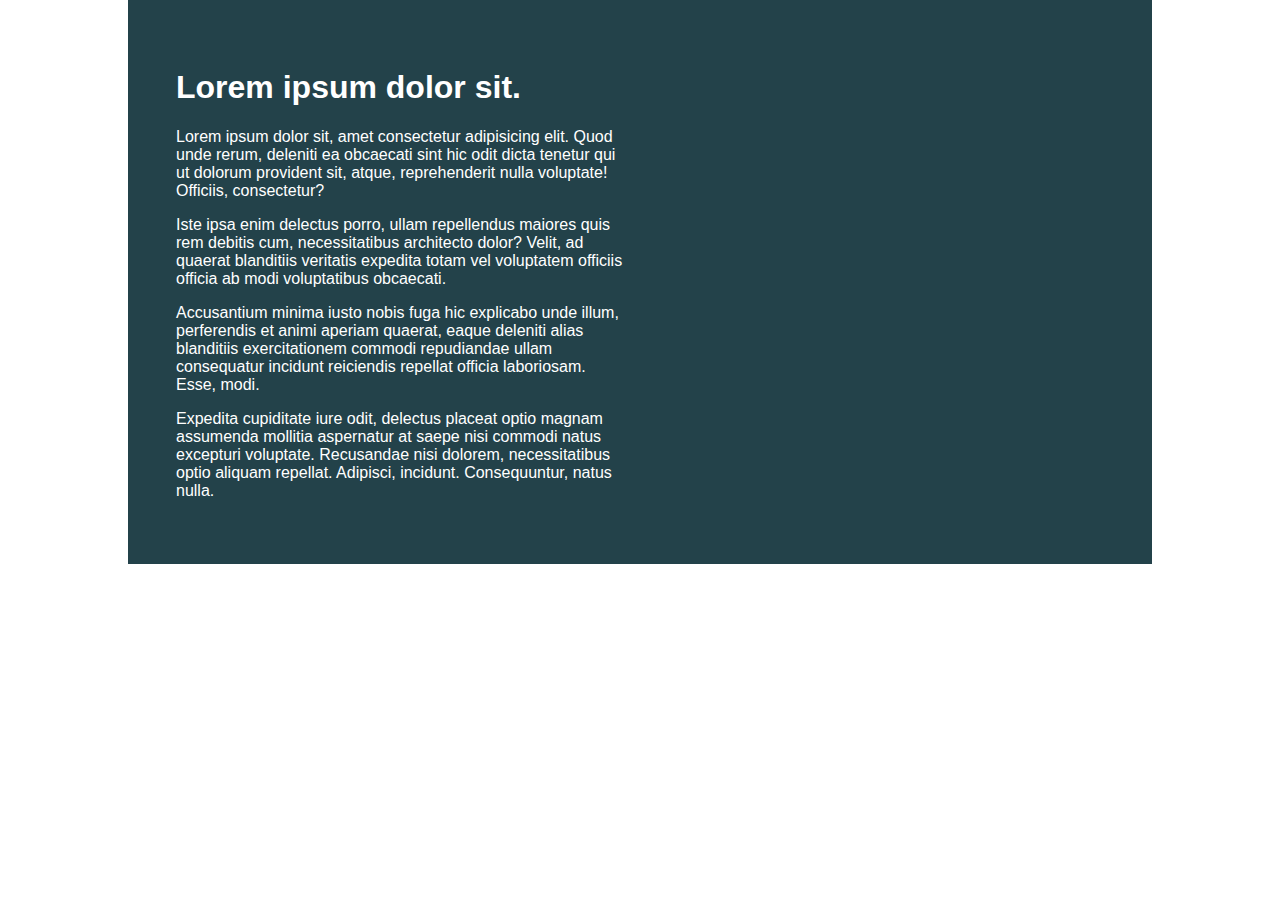
<file: challenge-1/index.html>
<!DOCTYPE html>
<html lang="en">

<head>
    <meta charset="UTF-8">
    <meta name="viewport" content="width=device-width, initial-scale=1.0">
    <title>Day 01</title>

    <link rel="stylesheet" href="style.css">
</head>

<body>
    <div class="container">
        <div class="intro-content">
            <h1>Lorem ipsum dolor sit.</h1>
            <p>Lorem ipsum dolor sit, amet consectetur adipisicing elit. Quod unde rerum, deleniti ea obcaecati sint hic
                odit dicta tenetur qui ut dolorum provident sit, atque, reprehenderit nulla voluptate! Officiis,
                consectetur?</p>
            <p>Iste ipsa enim delectus porro, ullam repellendus maiores quis rem debitis cum, necessitatibus architecto
                dolor? Velit, ad quaerat blanditiis veritatis expedita totam vel voluptatem officiis officia ab modi
                voluptatibus obcaecati.</p>
            <p>Accusantium minima iusto nobis fuga hic explicabo unde illum, perferendis et animi aperiam quaerat, eaque
                deleniti alias blanditiis exercitationem commodi repudiandae ullam consequatur incidunt reiciendis
                repellat officia laboriosam. Esse, modi.</p>
            <p>Expedita cupiditate iure odit, delectus placeat optio magnam assumenda mollitia aspernatur at saepe nisi
                commodi natus excepturi voluptate. Recusandae nisi dolorem, necessitatibus optio aliquam repellat.
                Adipisci, incidunt. Consequuntur, natus nulla.</p>
        </div>
    </div>
</body>

</html>
</file>
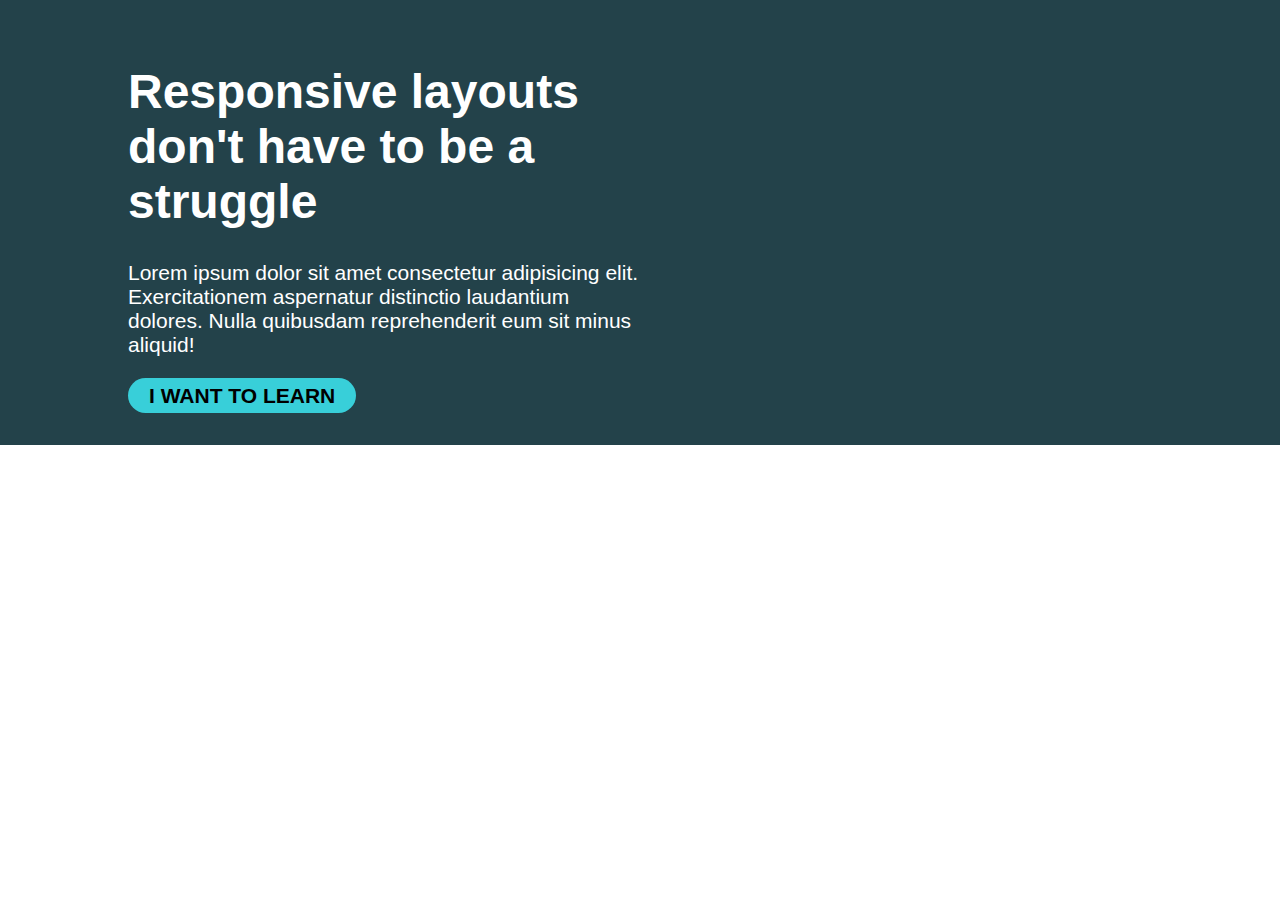
<file: challenge-2/index.html>
<!DOCTYPE html>
<html lang="en">
    <head>
        <meta charset="UTF-8" />
        <meta name="viewport" content="width=device-width, initial-scale=1.0" />
        <title>Day 01</title>

        <link rel="stylesheet" href="style.css" />
    </head>
    <body>
        <div class="intro-container">
            <div class="container">
                <div class="intro-content">
                    <h1>Responsive layouts don't have to be a struggle</h1>
                    <p>
                        Lorem ipsum dolor sit amet consectetur adipisicing elit.
                        Exercitationem aspernatur distinctio laudantium dolores.
                        Nulla quibusdam reprehenderit eum sit minus aliquid!
                    </p>
                </div>
                <button class="learn-btn">I WANT TO LEARN</button>
            </div>
        </div>
    </body>
</html>
</file>
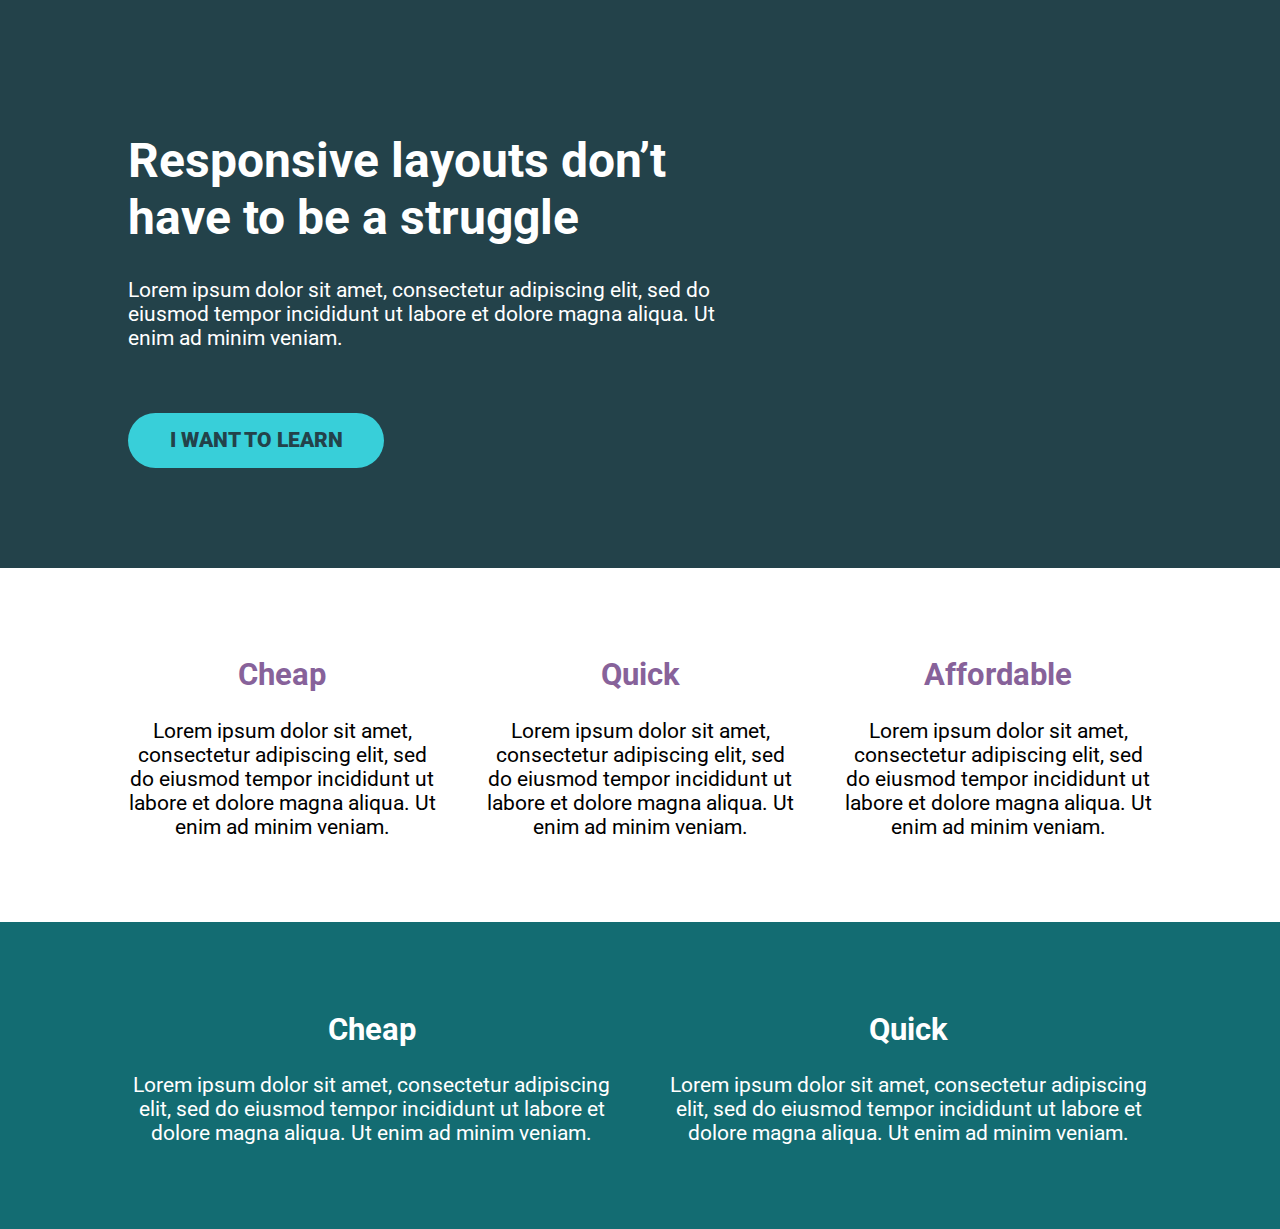
<file: challenge-4/index.html>
<!DOCTYPE html>
<html lang="en">
    <head>
        <meta charset="UTF-8" />
        <meta name="viewport" content="width=device-width, initial-scale=1.0" />
        <title>Challenge time!</title>
        <link
            href="https://fonts.googleapis.com/css2?family=Roboto:wght@400;900&display=swap"
            rel="stylesheet"
        />
        <link rel="stylesheet" href="style.css" />
    </head>
    <body>
        <div class="hero">
            <div class="container">
                <div class="hero__text">
                    <h1>Responsive layouts don’t have to be a struggle</h1>
                    <p>
                        Lorem ipsum dolor sit amet, consectetur adipiscing elit,
                        sed do eiusmod tempor incididunt ut labore et dolore
                        magna aliqua. Ut enim ad minim veniam.
                    </p>
                    <a href="#" class="btn">I want to learn</a>
                </div>
            </div>
        </div>
        <div class="container">
            <div class="row">
                <div class="col">
                    <h2 class="accent-text">Cheap</h2>
                    <p>
                        Lorem ipsum dolor sit amet, consectetur adipiscing elit,
                        sed do eiusmod tempor incididunt ut labore et dolore
                        magna aliqua. Ut enim ad minim veniam.
                    </p>
                </div>
                <div class="col">
                    <h2 class="accent-text">Quick</h2>
                    <p>
                        Lorem ipsum dolor sit amet, consectetur adipiscing elit,
                        sed do eiusmod tempor incididunt ut labore et dolore
                        magna aliqua. Ut enim ad minim veniam.
                    </p>
                </div>
                <div class="col">
                    <h2 class="accent-text">Affordable</h2>
                    <p>
                        Lorem ipsum dolor sit amet, consectetur adipiscing elit,
                        sed do eiusmod tempor incididunt ut labore et dolore
                        magna aliqua. Ut enim ad minim veniam.
                    </p>
                </div>
            </div>
        </div>
        <div class="bottom-row">
            <div class="container">
                <div class="row">
                    <div class="col">
                        <h2>Cheap</h2>
                        <p>
                            Lorem ipsum dolor sit amet, consectetur adipiscing
                            elit, sed do eiusmod tempor incididunt ut labore et
                            dolore magna aliqua. Ut enim ad minim veniam.
                        </p>
                    </div>
                    <div class="col">
                        <h2>Quick</h2>
                        <p>
                            Lorem ipsum dolor sit amet, consectetur adipiscing
                            elit, sed do eiusmod tempor incididunt ut labore et
                            dolore magna aliqua. Ut enim ad minim veniam.
                        </p>
                    </div>
                </div>
            </div>
        </div>
    </body>
</html>
</file>
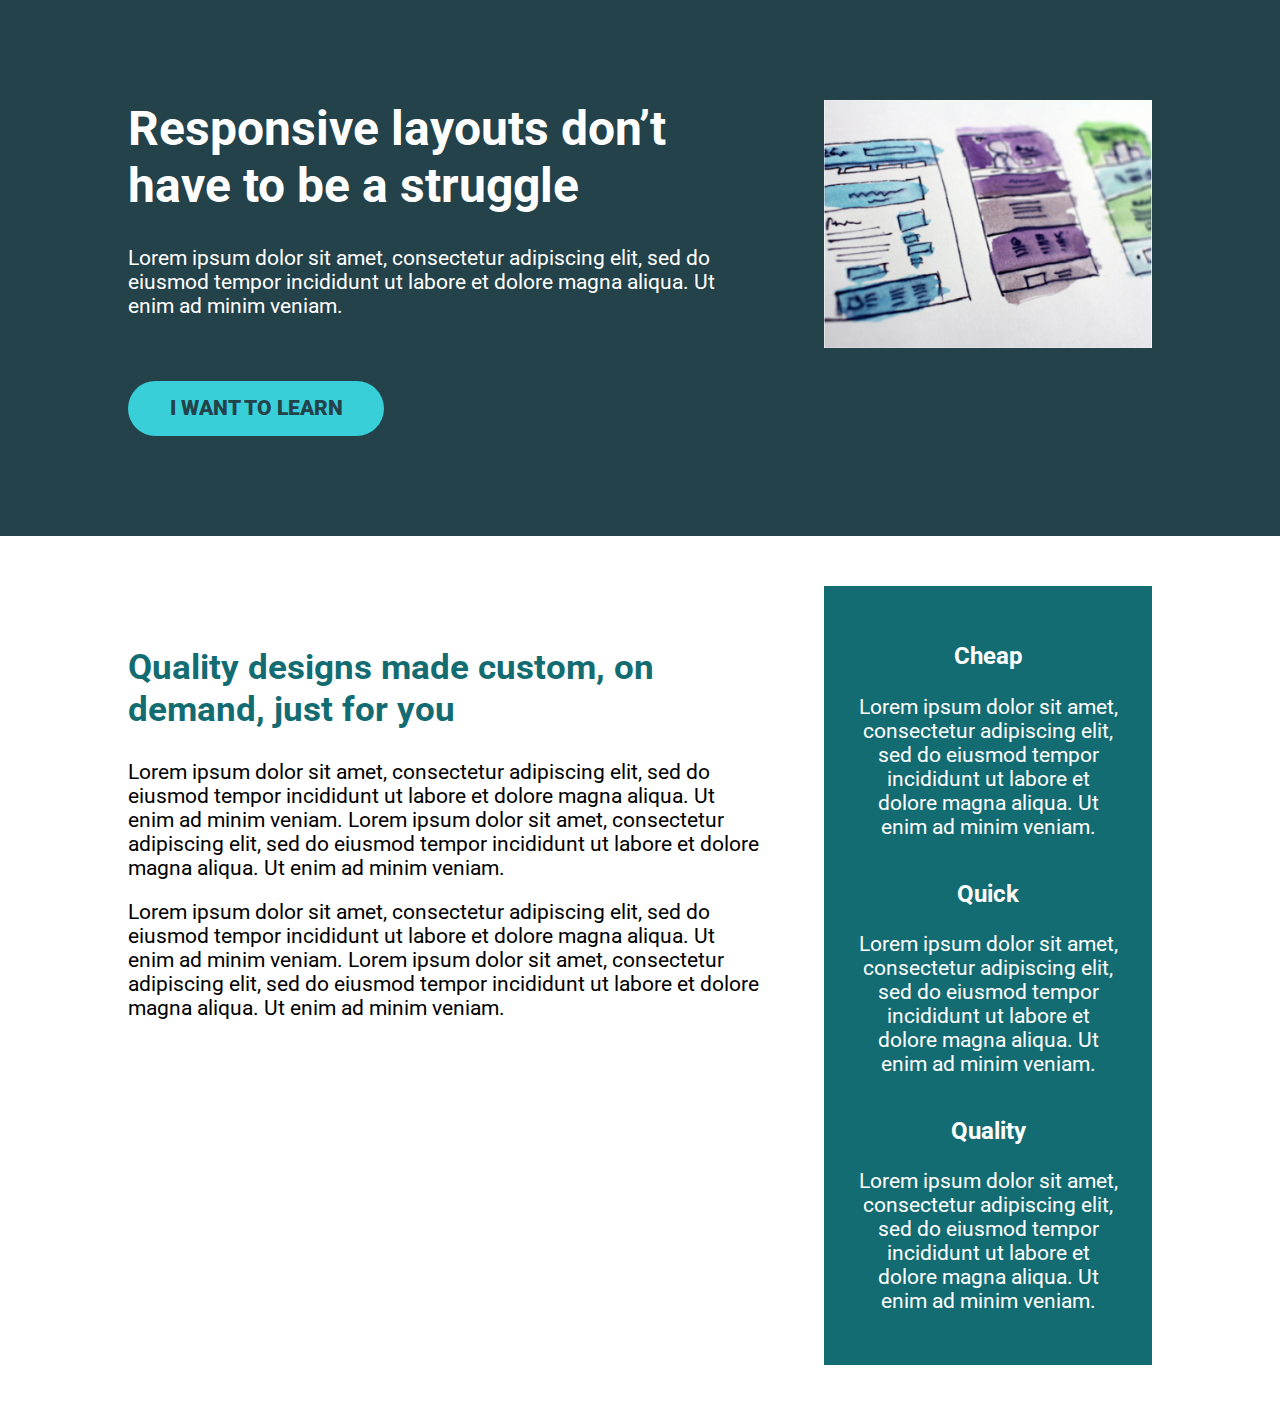
<file: challenge-5/index.html>
<!DOCTYPE html>
<html lang="en">
    <head>
        <meta charset="UTF-8" />
        <meta name="viewport" content="width=device-width, initial-scale=1.0" />
        <title>Conquering Rsponsive Layouts</title>
        <link
            href="https://fonts.googleapis.com/css2?family=Roboto:wght@400;900&display=swap"
            rel="stylesheet"
        />
        <link rel="stylesheet" href="style.css" />
    </head>
    <body>
        <header class="hero">
            <div class="container row">
                <div class="hero__text">
                    <h1>Responsive layouts don’t have to be a struggle</h1>
                    <p>
                        Lorem ipsum dolor sit amet, consectetur adipiscing elit,
                        sed do eiusmod tempor incididunt ut labore et dolore
                        magna aliqua. Ut enim ad minim veniam.
                    </p>
                    <a href="#" class="btn">I want to learn</a>
                </div>
                <img class="hero__img" src="./img/hero-img.jpg" />
            </div>
        </header>
        <main class="container row overall-text">
            <div class="left-col">
                <h2 class="accent-text">Quality designs made custom, on demand, just for you</h3>
                <p>
                    Lorem ipsum dolor sit amet, consectetur adipiscing elit, sed
                    do eiusmod tempor incididunt ut labore et dolore magna
                    aliqua. Ut enim ad minim veniam. Lorem ipsum dolor sit amet,
                    consectetur adipiscing elit, sed do eiusmod tempor
                    incididunt ut labore et dolore magna aliqua. Ut enim ad
                    minim veniam.
                </p>
                <p>
                    Lorem ipsum dolor sit amet, consectetur adipiscing elit, sed
                    do eiusmod tempor incididunt ut labore et dolore magna
                    aliqua. Ut enim ad minim veniam. Lorem ipsum dolor sit amet,
                    consectetur adipiscing elit, sed do eiusmod tempor
                    incididunt ut labore et dolore magna aliqua. Ut enim ad
                    minim veniam.
                </p>
            </div>
            <aside class="right-col">
                <div class="right-row">
                    <h3>Cheap</h3>
                    <p>
                        Lorem ipsum dolor sit amet, consectetur adipiscing elit,
                        sed do eiusmod tempor incididunt ut labore et dolore
                        magna aliqua. Ut enim ad minim veniam.
                    </p>
                </div>
                <div class="right-row">
                    <h3>Quick</h3>
                    <p>
                        Lorem ipsum dolor sit amet, consectetur adipiscing elit,
                        sed do eiusmod tempor incididunt ut labore et dolore
                        magna aliqua. Ut enim ad minim veniam.
                    </p>
                </div>
                <div class="right-row">
                    <h3>Quality</h3>
                    <p>
                        Lorem ipsum dolor sit amet, consectetur adipiscing elit,
                        sed do eiusmod tempor incididunt ut labore et dolore
                        magna aliqua. Ut enim ad minim veniam.
                    </p>
                </aside>
            </div>
        </main>
    </body>
</html>
</file>
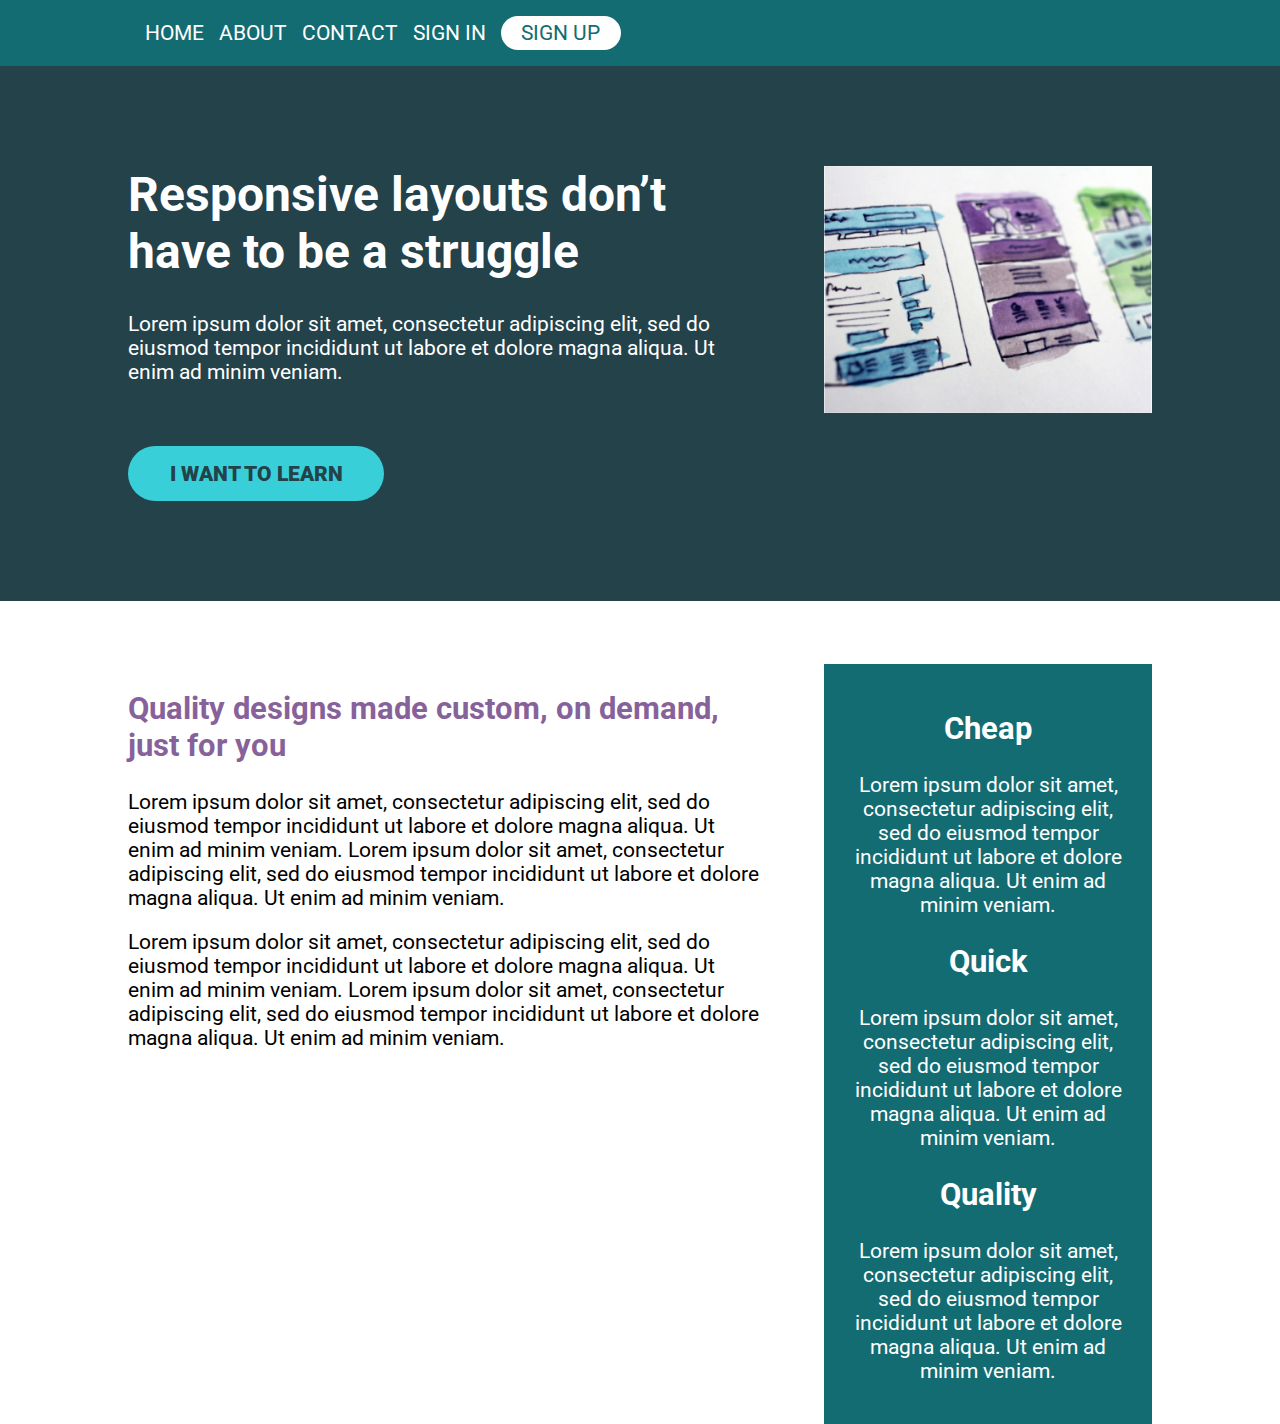
<file: challenge-6/index.html>
<!DOCTYPE html>
<html lang="en">
<head>
    <meta charset="UTF-8">
    <meta name="viewport" content="width=device-width, initial-scale=1.0">
    <title>Conquering Responsive Layouts</title>
    <link href="https://fonts.googleapis.com/css2?family=Roboto:wght@400;900&display=swap" rel="stylesheet"> 
    <link rel="stylesheet" href="style.css">
</head>
<body>
    <header>
        <nav class="nav container">
            <ul class="nav__list">
                <li class="nav__item"><a href="#" class="nav__link">Home</a></li>
                <li class="nav__item"><a href="#" class="nav__link">About</a></li>
                <li class="nav__item"><a href="#" class="nav__link">Contact</a></li>
                <li class="nav__item"><a href="#" class="nav__link">Sign In</a></li>
                <li class="nav__item"><a href="#" class="nav__link nav__link--button">Sign up</a></li>
            </ul>
        </nav>
    </header>

    <section class="hero">
        <div class="container row">
            <div class="hero__text">
                <h1>Responsive layouts don’t have to be a struggle</h1>
                <p>Lorem ipsum dolor sit amet, consectetur adipiscing elit, sed do eiusmod tempor incididunt ut labore et dolore magna aliqua. Ut enim ad minim veniam.</p>
                <a href="#" class="btn">I want to learn</a>
            </div>
            <img src="img/hero-img.jpg" alt="UX design sketches" class="hero__img">
        </div>
    </section> 

    <main class="main container row">
            <section class="primary-content">
                <h2 class="section-title">Quality designs made custom, on demand, just for you</h2>
                <p>Lorem ipsum dolor sit amet, consectetur adipiscing elit, sed do eiusmod tempor incididunt ut labore et dolore magna aliqua. Ut enim ad minim veniam. Lorem ipsum dolor sit amet, consectetur adipiscing elit, sed do eiusmod tempor incididunt ut labore et dolore magna aliqua. Ut enim ad minim veniam.</p>
                <p>Lorem ipsum dolor sit amet, consectetur adipiscing elit, sed do eiusmod tempor incididunt ut labore et dolore magna aliqua. Ut enim ad minim veniam. Lorem ipsum dolor sit amet, consectetur adipiscing elit, sed do eiusmod tempor incididunt ut labore et dolore magna aliqua. Ut enim ad minim veniam.</p>
            </section>
            <aside class="sidebar">
                <h2 class="sidebar-title">Cheap</h2>
                <p>Lorem ipsum dolor sit amet, consectetur adipiscing elit, sed do eiusmod tempor incididunt ut labore et dolore magna aliqua. Ut enim ad minim veniam.</p>

                <h2 class="sidebar-title">Quick</h2>
                <p>Lorem ipsum dolor sit amet, consectetur adipiscing elit, sed do eiusmod tempor incididunt ut labore et dolore magna aliqua. Ut enim ad minim veniam.</p>

                <h2 class="sidebar-title">Quality</h2>
                <p>Lorem ipsum dolor sit amet, consectetur adipiscing elit, sed do eiusmod tempor incididunt ut labore et dolore magna aliqua. Ut enim ad minim veniam.</p>
            </aside>
    </main>

    

</body>
</html>
</file>
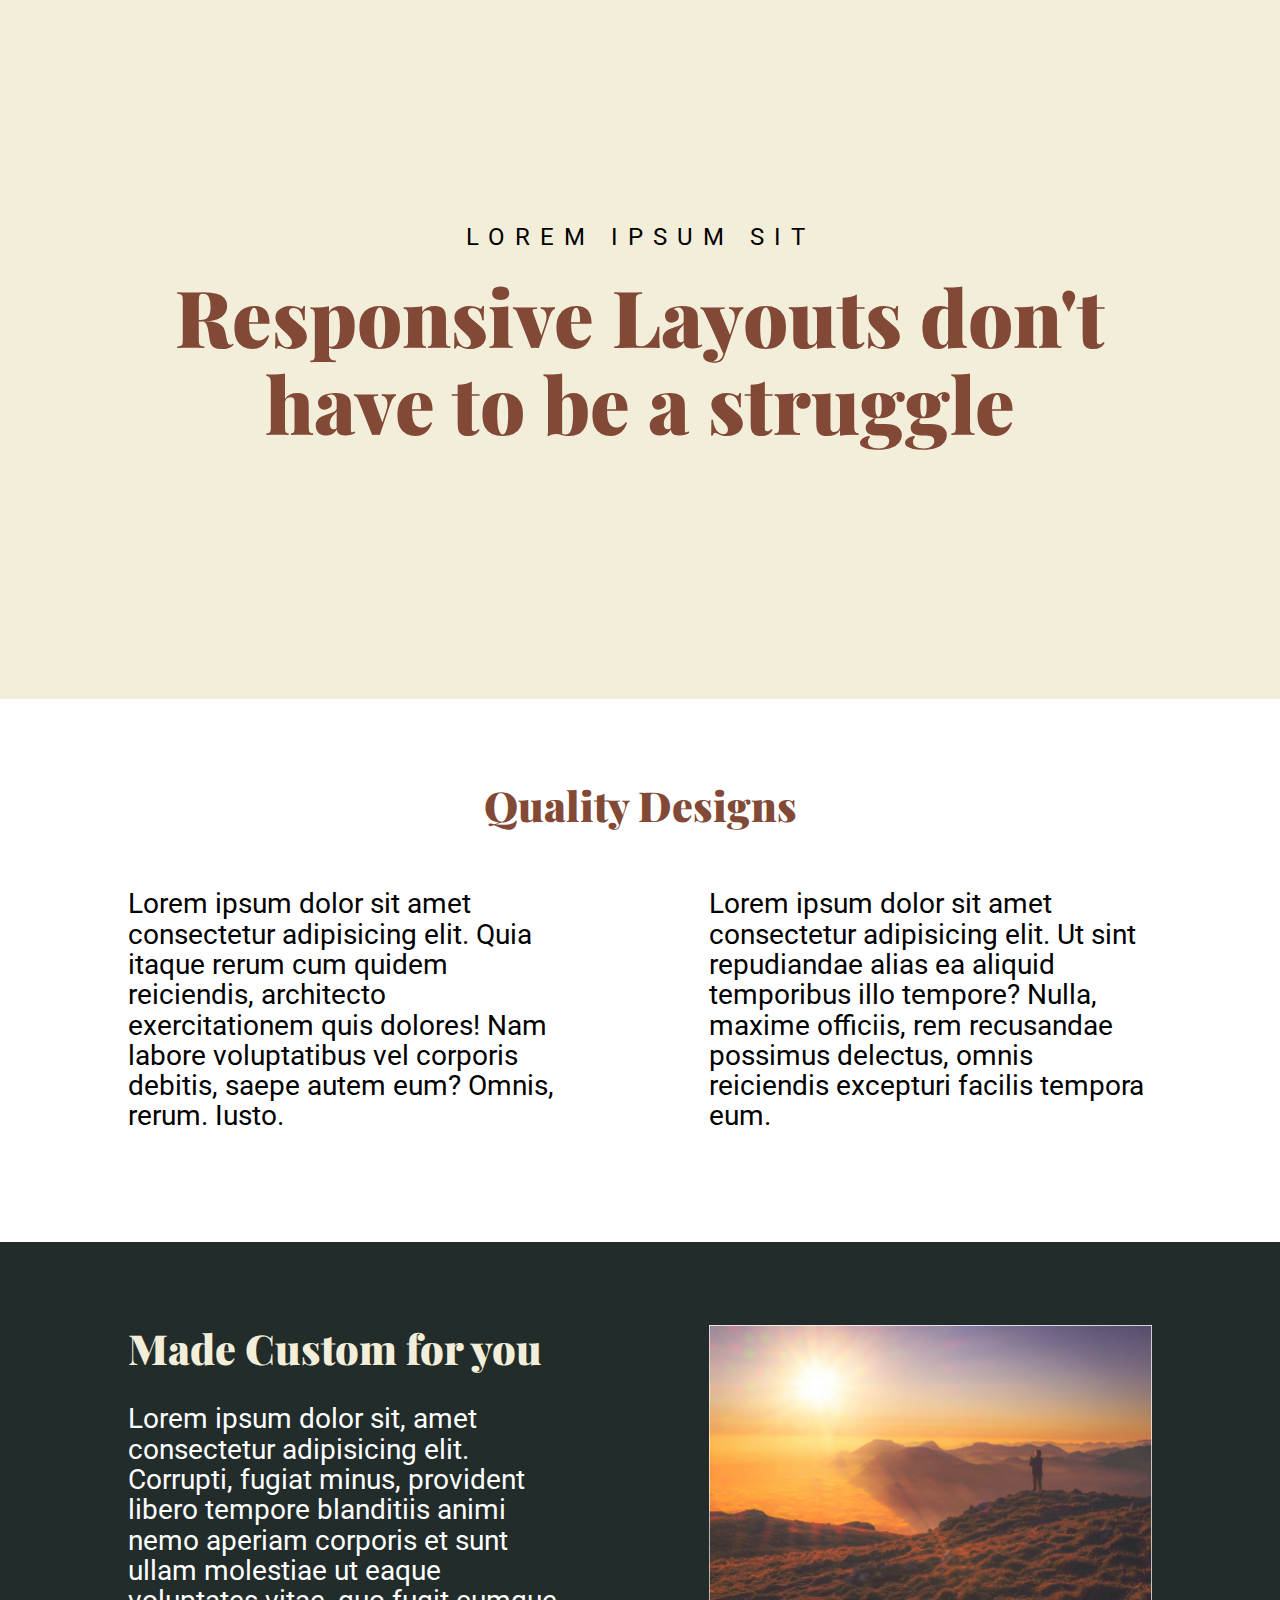
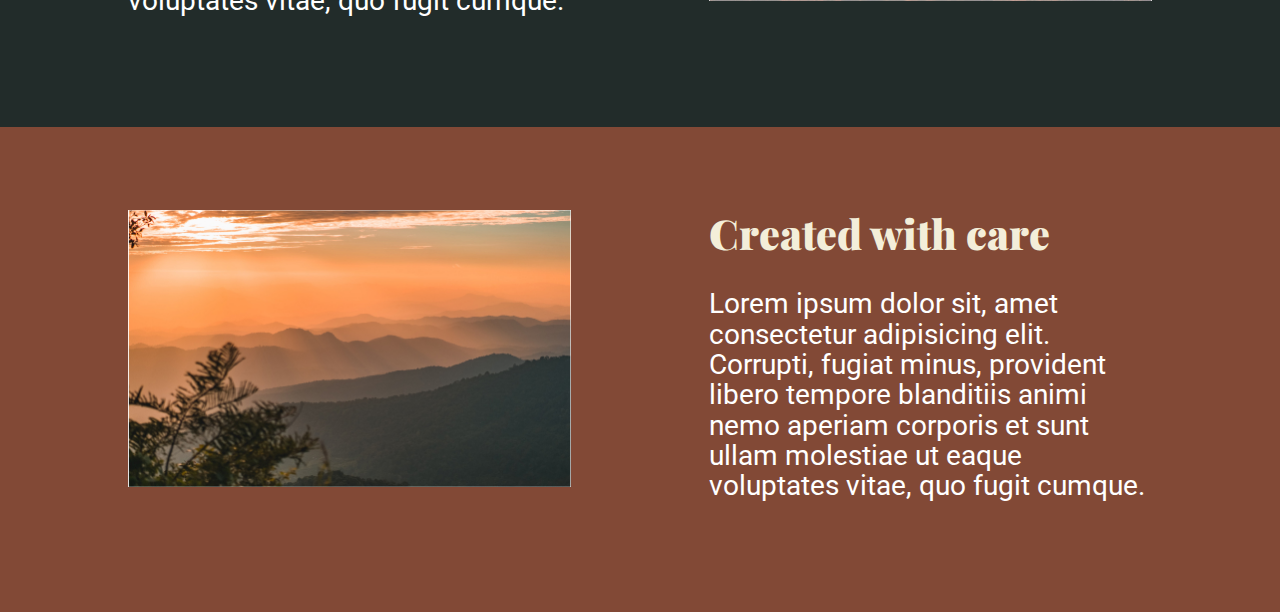
<file: challenge-7/index.html>
<!DOCTYPE html>
<html lang="en">
    <head>
        <meta charset="UTF-8" />
        <meta http-equiv="X-UA-Compatible" content="IE=edge" />
        <meta name="viewport" content="width=device-width, initial-scale=1.0" />
        <link rel="stylesheet" href="style.css" />
        <link rel="preconnect" href="https://fonts.googleapis.com" />
        <link rel="preconnect" href="https://fonts.gstatic.com" crossorigin />
        <link
            href="https://fonts.googleapis.com/css2?family=Playfair+Display:wght@900&family=Roboto&display=swap"
            rel="stylesheet"
        />
        <title>Document</title>
    </head>
    <body>
        <section class="intro">
            <div class="container">
                <p class="intro-text">LOREM IPSUM SIT</p>
                <h1 class="accent-text-dark intro-title">
                    Responsive Layouts don't have to be a struggle
                </h1>
            </div>
        </section>
        <section class="container column">
            <h2 class="accent-text-dark">Quality Designs</h2>
            <div class="row">
                <div class="col">
                    <p>
                        Lorem ipsum dolor sit amet consectetur adipisicing elit.
                        Quia itaque rerum cum quidem reiciendis, architecto
                        exercitationem quis dolores! Nam labore voluptatibus vel
                        corporis debitis, saepe autem eum? Omnis, rerum. Iusto.
                    </p>
                </div>
                <div class="col">
                    <p>
                        Lorem ipsum dolor sit amet consectetur adipisicing elit.
                        Ut sint repudiandae alias ea aliquid temporibus illo
                        tempore? Nulla, maxime officiis, rem recusandae possimus
                        delectus, omnis reiciendis excepturi facilis tempora
                        eum.
                    </p>
                </div>
            </div>
        </section>
        <section class="row-three">
            <div class="container row">
                <div class="col">
                    <h2 class="accent-text-light">Made Custom for you</h2>
                    <p>
                        Lorem ipsum dolor sit, amet consectetur adipisicing
                        elit. Corrupti, fugiat minus, provident libero tempore
                        blanditiis animi nemo aperiam corporis et sunt ullam
                        molestiae ut eaque voluptates vitae, quo fugit cumque.
                    </p>
                </div>
                <div class="col">
                    <img src="./img/image-01.jpg" alt="sunset in mountains" />
                </div>
            </div>
        </section>
        <section class="row-four">
            <div class="container row">
                <div class="col">
                    <img src="./img/image-02.jpg" alt="sunset in mountains" />
                </div>
                <div class="col">
                    <h2 class="accent-text-light">Created with care</h2>
                    <p>
                        Lorem ipsum dolor sit, amet consectetur adipisicing
                        elit. Corrupti, fugiat minus, provident libero tempore
                        blanditiis animi nemo aperiam corporis et sunt ullam
                        molestiae ut eaque voluptates vitae, quo fugit cumque.
                    </p>
                </div>
            </div>
        </section>
    </body>
</html>
</file>
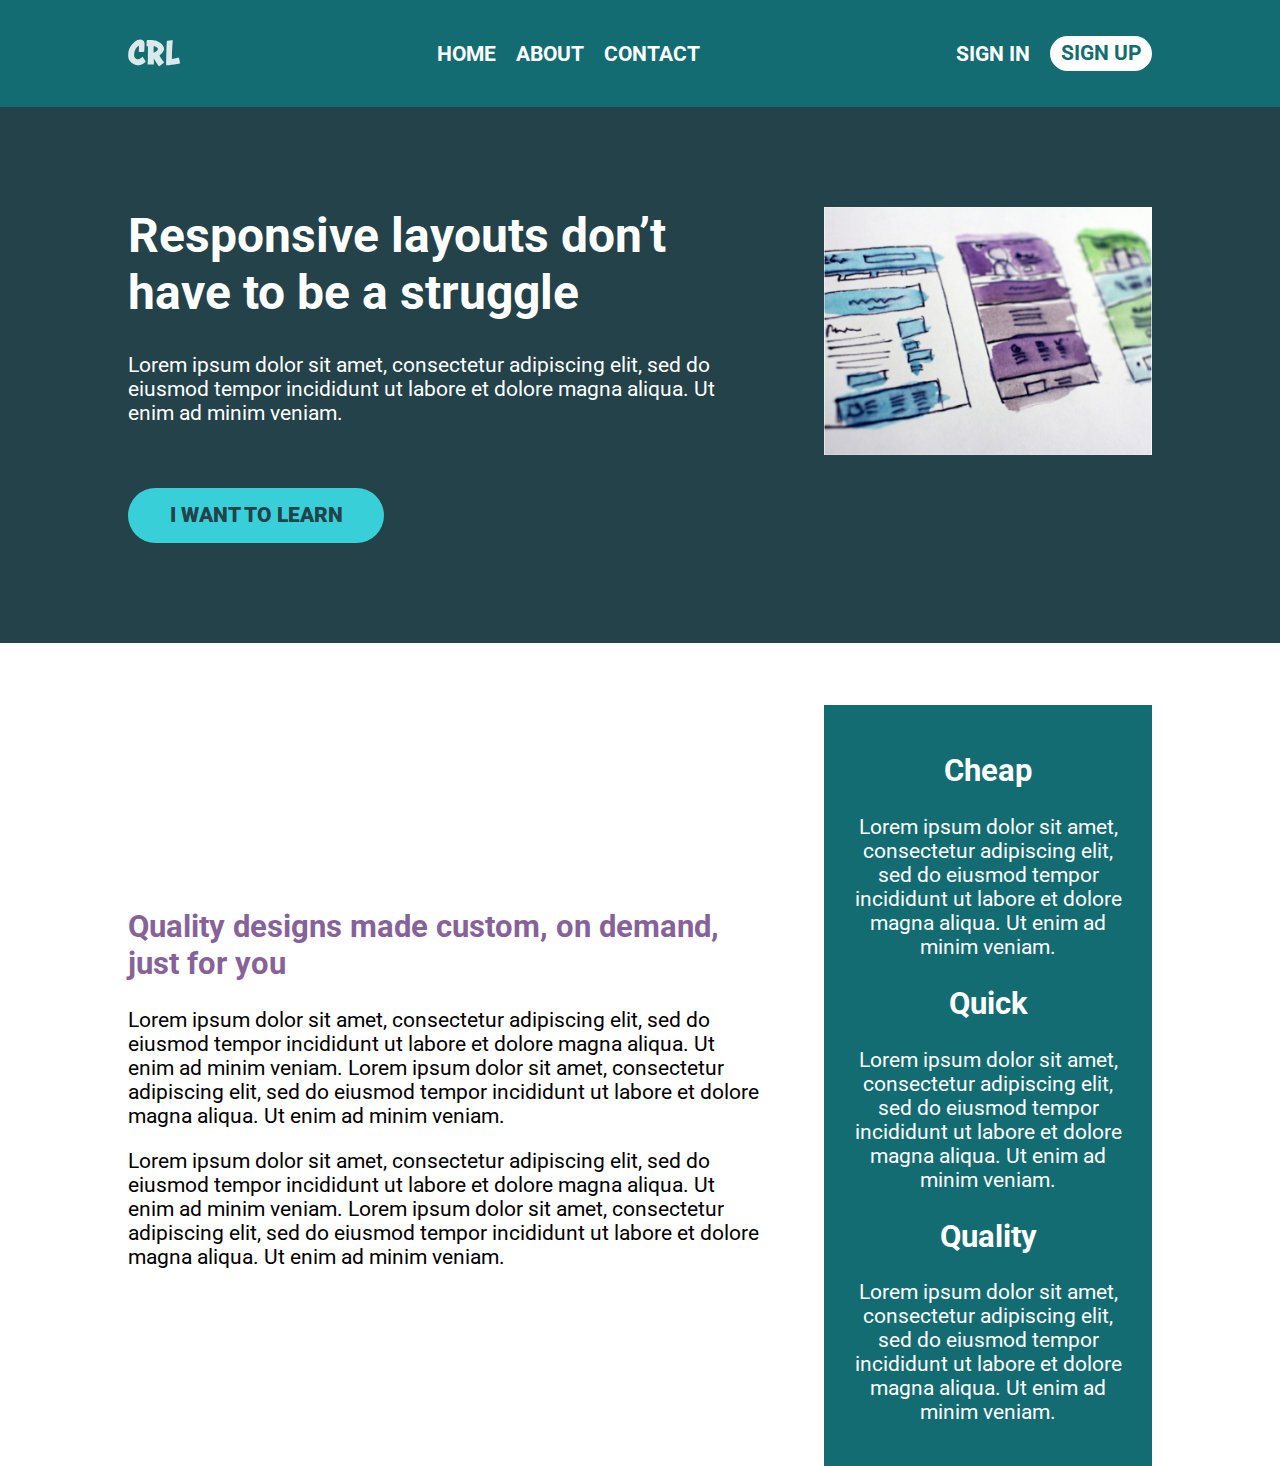
<file: challenge-8/index.html>
<!DOCTYPE html>
<html lang="en">
<head>
    <meta charset="UTF-8">
    <meta name="viewport" content="width=device-width, initial-scale=1.0">
    <title>Conquering Responsive Layouts</title>
    <link href="https://fonts.googleapis.com/css2?family=Roboto:wght@400;900&display=swap" rel="stylesheet"> 
    <link rel="stylesheet" href="style.css">
</head>
<body>
    <header> 
        <div class="container row">
            <button class="nav-toggle" aria-label="open navigation">
                <span class="hamburger"></span>
            </button>
            <a class="logo" href="#">
                <img src="img/logo.svg" alt="conquering responsive layouts">
            </a>
            <nav class="nav">
                <ul class="nav__list nav__list--primary">
                    <li class="nav__item"><a href="#" class="nav__link">Home</a></li>
                    <li class="nav__item"><a href="#" class="nav__link">About</a></li>
                    <li class="nav__item"><a href="#" class="nav__link">Contact</a></li>
                </ul>
                <ul class="nav__list nav__list--secondary">
                    <li class="nav__item"><a href="#" class="nav__link">Sign In</a></li>
                    <li class="nav__item"><a href="#" class="nav__link nav__link--button">Sign up</a></li>
                </ul>
            </nav>
        </div>
    </header>
    
    <section class="hero">
        <div class="container row">
            <div class="hero__text">
                <h1>Responsive layouts don’t have to be a struggle</h1>
                <p>Lorem ipsum dolor sit amet, consectetur adipiscing elit, sed do eiusmod tempor incididunt ut labore et dolore magna aliqua. Ut enim ad minim veniam.</p>
                <a href="#" class="btn">I want to learn</a>
            </div>
            <img src="img/hero-img.jpg" alt="UX design sketches" class="hero__img">
        </div>
    </section> 

    <main class="main container row">
            <section class="primary-content">
                <h2 class="section-title">Quality designs made custom, on demand, just for you</h2>
                <p>Lorem ipsum dolor sit amet, consectetur adipiscing elit, sed do eiusmod tempor incididunt ut labore et dolore magna aliqua. Ut enim ad minim veniam. Lorem ipsum dolor sit amet, consectetur adipiscing elit, sed do eiusmod tempor incididunt ut labore et dolore magna aliqua. Ut enim ad minim veniam.</p>
                <p>Lorem ipsum dolor sit amet, consectetur adipiscing elit, sed do eiusmod tempor incididunt ut labore et dolore magna aliqua. Ut enim ad minim veniam. Lorem ipsum dolor sit amet, consectetur adipiscing elit, sed do eiusmod tempor incididunt ut labore et dolore magna aliqua. Ut enim ad minim veniam.</p>
            </section>
            <aside class="sidebar">
                <h2 class="sidebar-title">Cheap</h2>
                <p>Lorem ipsum dolor sit amet, consectetur adipiscing elit, sed do eiusmod tempor incididunt ut labore et dolore magna aliqua. Ut enim ad minim veniam.</p>

                <h2 class="sidebar-title">Quick</h2>
                <p>Lorem ipsum dolor sit amet, consectetur adipiscing elit, sed do eiusmod tempor incididunt ut labore et dolore magna aliqua. Ut enim ad minim veniam.</p>

                <h2 class="sidebar-title">Quality</h2>
                <p>Lorem ipsum dolor sit amet, consectetur adipiscing elit, sed do eiusmod tempor incididunt ut labore et dolore magna aliqua. Ut enim ad minim veniam.</p>
            </aside>
    </main>

    <script src="main.js"></script>

</body>
</html>
</file>
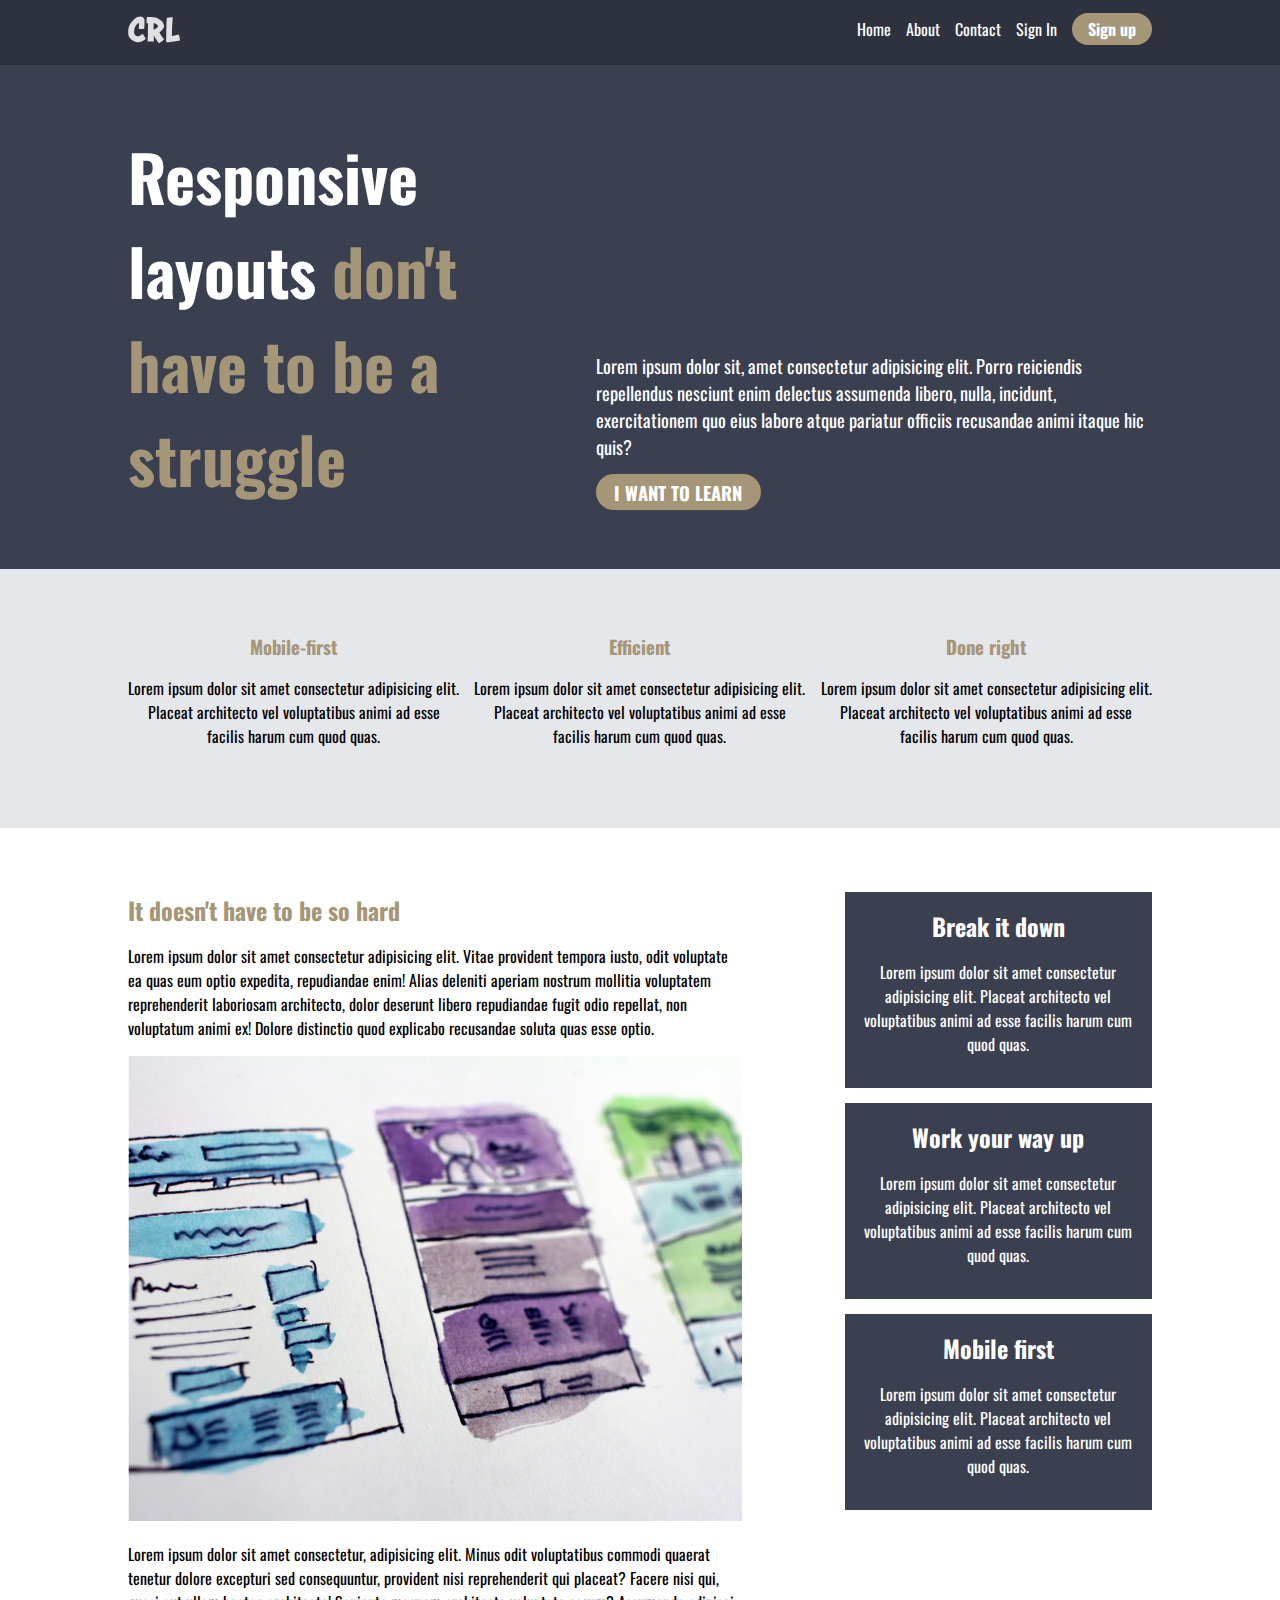
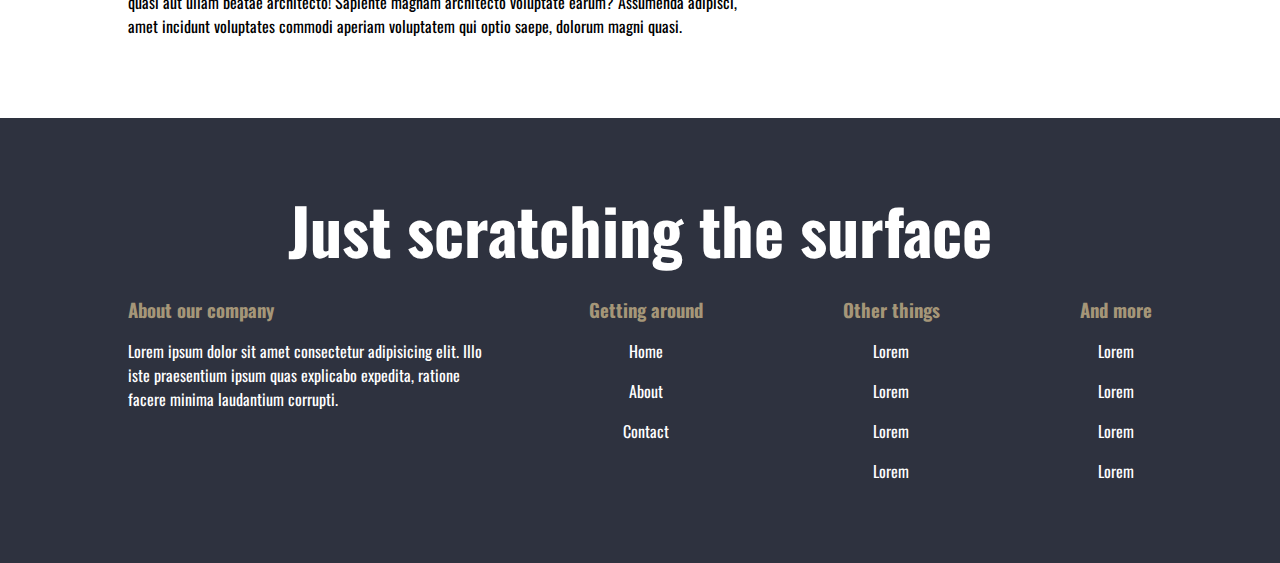
<file: challenge-9/index.html>
<!DOCTYPE html>
<html lang="en">
    <head>
        <meta charset="UTF-8" />
        <meta http-equiv="X-UA-Compatible" content="IE=edge" />
        <meta name="viewport" content="width=device-width, initial-scale=1.0" />
        <link rel="preconnect" href="https://fonts.googleapis.com" />
        <link rel="preconnect" href="https://fonts.gstatic.com" crossorigin />
        <link
            href="https://fonts.googleapis.com/css2?family=Oswald:wght@700&display=swap"
            rel="stylesheet"
        />
        <link rel="stylesheet" href="style.css" />
        <title>Document</title>
    </head>
    <body>
        <header>
            <div class="container row">
                <button class="nav-toggle">
                    <img src="./img/menu-icon.svg" alt="" />
                </button>
                <a class="logo" href="#">
                    <img
                        src="img/logo.svg"
                        alt="conquering responsive layouts"
                    />
                </a>
                <nav class="nav row">
                    <ul class="nav__list nav__list--primary row">
                        <li class="nav__item">
                            <a href="#" class="nav__link">Home</a>
                        </li>
                        <li class="nav__item">
                            <a href="#" class="nav__link">About</a>
                        </li>
                        <li class="nav__item">
                            <a href="#" class="nav__link">Contact</a>
                        </li>
                    </ul>
                    <ul class="nav__list nav__list--secondary row">
                        <li class="nav__item">
                            <a href="#" class="nav__link">Sign In</a>
                        </li>
                        <li class="nav__item">
                            <a
                                href="#"
                                class="nav__link nav__link--button brown-btn"
                                >Sign up</a
                            >
                        </li>
                    </ul>
                </nav>
            </div>
        </header>

        <section class="intro">
            <div class="container row">
                <h1 class="intro-title">
                    Responsive layouts
                    <span class="accent-text">don't have to be a struggle</span>
                </h1>
                <div class="intro-text column">
                    <p>
                        Lorem ipsum dolor sit, amet consectetur adipisicing
                        elit. Porro reiciendis repellendus nesciunt enim
                        delectus assumenda libero, nulla, incidunt,
                        exercitationem quo eius labore atque pariatur officiis
                        recusandae animi itaque hic quis?
                    </p>
                    <a class="brown-btn" href="#">I WANT TO LEARN</a>
                </div>
            </div>
        </section>

        <section class="section-one">
            <div class="container row">
                <div class="col">
                    <h3 class="accent-text">Mobile-first</h3>
                    <p>
                        Lorem ipsum dolor sit amet consectetur adipisicing elit.
                        Placeat architecto vel voluptatibus animi ad esse
                        facilis harum cum quod quas.
                    </p>
                </div>
                <div class="col">
                    <h3 class="accent-text">Efficient</h3>
                    <p>
                        Lorem ipsum dolor sit amet consectetur adipisicing elit.
                        Placeat architecto vel voluptatibus animi ad esse
                        facilis harum cum quod quas.
                    </p>
                </div>
                <div class="col">
                    <h3 class="accent-text">Done right</h3>
                    <p>
                        Lorem ipsum dolor sit amet consectetur adipisicing elit.
                        Placeat architecto vel voluptatibus animi ad esse
                        facilis harum cum quod quas.
                    </p>
                </div>
            </div>
        </section>

        <section class="section-two">
            <div class="container section-two-container">
                <div class="section-two-left-col column">
                    <h2 class="accent-text">It doesn't have to be so hard</h2>
                    <p>
                        Lorem ipsum dolor sit amet consectetur adipisicing elit.
                        Vitae provident tempora iusto, odit voluptate ea quas
                        eum optio expedita, repudiandae enim! Alias deleniti
                        aperiam nostrum mollitia voluptatem reprehenderit
                        laboriosam architecto, dolor deserunt libero repudiandae
                        fugit odio repellat, non voluptatum animi ex! Dolore
                        distinctio quod explicabo recusandae soluta quas esse
                        optio.
                    </p>
                    <img src="./img/the-image.jpg" />
                    <p>
                        Lorem ipsum dolor sit amet consectetur, adipisicing
                        elit. Minus odit voluptatibus commodi quaerat tenetur
                        dolore excepturi sed consequuntur, provident nisi
                        reprehenderit qui placeat? Facere nisi qui, quasi aut
                        ullam beatae architecto! Sapiente magnam architecto
                        voluptate earum? Assumenda adipisci, amet incidunt
                        voluptates commodi aperiam voluptatem qui optio saepe,
                        dolorum magni quasi.
                    </p>
                </div>
                <div class="section-two-right-col">
                    <div class="section-two-card">
                        <h2 class="card-title">Break it down</h2>
                        <p>
                            Lorem ipsum dolor sit amet consectetur adipisicing
                            elit. Placeat architecto vel voluptatibus animi ad
                            esse facilis harum cum quod quas.
                        </p>
                    </div>
                    <div class="section-two-card">
                        <h2 class="card-title">Work your way up</h2>
                        <p>
                            Lorem ipsum dolor sit amet consectetur adipisicing
                            elit. Placeat architecto vel voluptatibus animi ad
                            esse facilis harum cum quod quas.
                        </p>
                    </div>
                    <div class="section-two-card">
                        <h2 class="card-title">Mobile first</h2>
                        <p>
                            Lorem ipsum dolor sit amet consectetur adipisicing
                            elit. Placeat architecto vel voluptatibus animi ad
                            esse facilis harum cum quod quas.
                        </p>
                    </div>
                </div>
            </div>
        </section>
        <section class="section-three">
            <div class="container">
                <h1 class="card-title section-three-title">
                    Just scratching the surface
                </h1>
                <div class="section-three-cols row">
                    <div class="section-three-left-col">
                        <h3 class="accent-text">About our company</h3>
                        <p>
                            Lorem ipsum dolor sit amet consectetur adipisicing
                            elit. Illo iste praesentium ipsum quas explicabo
                            expedita, ratione facere minima laudantium corrupti.
                        </p>
                    </div>
                    <div class="section-three-right-col row">
                        <div class="column">
                            <h3 class="accent-text">Getting around</h3>
                            <p>Home</p>
                            <p>About</p>
                            <p>Contact</p>
                        </div>
                        <div class="column">
                            <h3 class="accent-text">Other things</h3>
                            <p>Lorem</p>
                            <p>Lorem</p>
                            <p>Lorem</p>
                            <p>Lorem</p>
                        </div>
                        <div class="column">
                            <h3 class="accent-text">And more</h3>
                            <p>Lorem</p>
                            <p>Lorem</p>
                            <p>Lorem</p>
                            <p>Lorem</p>
                        </div>
                    </div>
                </div>
            </div>
        </section>
        <script>
            document
                .querySelector(".nav-toggle")
                .addEventListener("click", function () {
                    document.querySelector(".nav").classList.toggle("show");
                });
        </script>
    </body>
</html>
</file>
<file: challenge-1/style.css>
/* INSTRUCTIONS
 *
 * 1) Limit the total width of
 *    the .intro-conent to about half
 *    of it's parent
 *
 * 2) Stop the text from overflowing
 *    out the bottom at small screen
 *    widths
 *
 * You may modify the HTML if needed
 *
 */

* {
  box-sizing: border-box;
}

body {
  margin: 0;
  font-family: sans-serif;
}

.container {
  background: #23424a;
  color: white;

  width: 80%;
  margin: 0 auto;

  padding: 2em;
}

.intro-content {
  width: 50%;
  padding: 1em;
}
</file>
<file: challenge-2/style.css>
/* INSTRUCTIONS
 *
 * 1) Keep the text inside .intro-content
 *    in the same place, but have the background
 *    extend from one side of the viewport
 *    to the other, no matter how wide or narrow
 *    the browser is.
 *
 * 2) Limit the maximum width of the text in the
 *    bottom area.
 *
 * You may modify the HTML if needed
 * (you probably should for this challenge)
 *
 */

* {
  box-sizing: border-box;
}

body {
  margin: 0;
  font-family: sans-serif;
}

h1 {
  font-size: 48px;
}

p {
  font-size: 21px;
}

.container {
  width: 80%;
  max-width: 1050px;
  margin: 0 auto;
  padding: 2em 0 ;
}

.intro-content {
  width: 50%;
  max-width: 525px;
}

.intro-container { 
  background-color: #23424a;
  color: white;
}

.learn-btn {
  border: none;
  border-radius: 25px;
  font-size: 21px;
  font-weight: bold;
  background-color: #38CFD9;
  padding: .25em 1em;
}
</file>
<file: challenge-4/style.css>
/* 
////// For this challenge ///////

- You will have to modify the HTML

- You can add new classes in the HTML
  if you need to

// Requirements
1. The headings in the first row must be
   a different color
2. The two .col at the bottom must go next
   to one another
3. The section at the bottom should have
   a dark background color and a different
   color of text
4. I've removed the "gap" that I created,
   so you'll have to add it back in

   */

@import url("https://fonts.googleapis.com/css2?family=Roboto&display=swap");

*,
*::before,
*::after {
    box-sizing: border-box;
    font-family: "Roboto";
}

body {
    margin: 0;
    font-family: "Roboto", sans-serif;
    font-size: 1.3rem;
}

h1 {
    font-size: 3rem;
}

.container {
    width: 80%;
    max-width: 1100px;
    margin: 0 auto;
}

.top-container {
    width: 80%;
    margin: 0 auto;
}

.accent-text {
    color: #87629A;
}

.row {
    /* display: flex => flex container */
    display: flex;
    /* can't use yet */
    gap: 50px;
    justify-content: center;
    align-items: center;
    padding: 3em 0;
}

.col {
    /* these are now flex items */
    text-align: center;
}

.hero {
    padding: 100px 0;
    background-color: #23424a;
    color: #fff;
}

.hero__text {
    width: 60%;
}

.hero p {
    margin-bottom: 3em;
}

.btn {
    display: inline-block;
    text-decoration: none;
    text-transform: uppercase;
    color: #23424a;
    font-weight: 900;
    background-color: #38cfd9;
    padding: 0.75em 2em;
    border-radius: 100px;
}

.btn:hover,
.btn:focus {
    opacity: 0.75;
}

.bottom-row {
    background-color: #136c72;
    color: white;
}
</file>
<file: challenge-5/style.css>
/* 
////// For this challenge ///////

- All text is in the text.md file

// Requirements
1. Refer to the design specs for the
   overall layout 
2. The image should line up with
   the sidebar in the section
   below

*/

*, *::before, *::after {
    box-sizing: border-box;
}

body {
    margin: 0;
    font-family: 'Roboto', sans-serif;
    font-size: 1.3rem;
}

img {
    max-width: 100%;
}

h1 {
    font-size: 3rem;
    margin-top: 0;
}

.container {
    width: 80%;
    max-width: 1100px;
    margin: 0 auto;
}

.row {
    /* display: flex => flex container */
    display: flex;
    justify-content: space-between;
    
    /* can't use yet */
    /* gap: 100px; */
}

.col {
    /* these are now flex items */
    width: 100%;
}

.col + .col {
    margin-left: 30px;
}

.hero {
    padding: 100px 0;
    background-color: #23424A;
    color: #FFF;
}

.hero__text { 
    width: 62%;
}

.hero__img {
    width: 32%;
    align-self: flex-start;
}

.hero p {
    margin-bottom: 3em;
}

.overall-text {
    margin-top: 50px;
    margin-bottom: 50px;
}

.left-col {
    width: 62%;
    padding: 1.5em 0;
}

.left-col h2 {
    font-size: 1.70em;
}

.right-col {
    width: 32%;
    background-color: #136C72;
    color: white;
    text-align: center;
    padding: 1.5em ;
}

.right-row + .right-row {
    margin-top: 40px;
}

.btn {
    display: inline-block;
    text-decoration: none;
    text-transform: uppercase; 
    color: #23424A;
    font-weight: 900;
    background-color: #38CFD9;
    padding: .75em 2em;
    border-radius: 100px;
}

.btn:hover,
.btn:focus {
    opacity: .75; 
}

.accent-text {
    color: #136C72;
}
</file>
<file: challenge-6/style.css>
/* 
////// For this challenge ///////

- All text is in the text.md file

// Requirements
   1. Get all the navigation items next to one another
   2. Add a space between all the items
*/

*, *::before, *::after {
    box-sizing: border-box;
}

body {
    margin: 0;
    font-family: 'Roboto', sans-serif;
    font-size: 1.3rem;
}

img {
    max-width: 100%;
}

h1 {
    font-size: 3rem;
    margin-top: 0;
}

.section-title {
    color: #87629A;
}

.btn {
    display: inline-block;
    text-decoration: none;
    text-transform: uppercase; 
    color: #23424A;
    font-weight: 900;
    background-color: #38CFD9;
    padding: .75em 2em;
    border-radius: 100px;
}

.btn:hover,
.btn:focus {
    opacity: .75; 
}

.container {
    width: 80%;
    max-width: 1100px;
    margin: 0 auto;
}

.row {
    display: flex;
    justify-content: space-between;
}

.col {
    /* these are now flex items */
    width: 100%;
}

.col + .col {
    margin-left: 30px;
}


header {
    background: #136c72;
    padding: 1em;
}

.nav__list {
    display: flex;
    gap: 15px;
    margin: 0;
    padding: 0;
    list-style: none;
}

.nav__link {
    color: #fff;
    text-decoration: none;
    text-transform: uppercase;;
}

.nav__link--button {
    background: #fff;
    color: #136c72;
    padding: .25em 1em;
    border-radius: 10em;
}

.nav__link:hover {
    opacity: .75;
}


.hero {
    padding: 100px 0;
    background-color: #23424A;
    color: #FFF;
}

.hero__text { 
    width: 62%;
}

.hero__img {
    width: 32%;
    align-self: flex-start;
}

.hero p {
    margin-bottom: 3em;
}

.main {
    margin-top: 3em;
}

.primary-content {
    width: 62%;
}

.sidebar {
    width: 32%;
    padding: 1em;
    text-align: center;
    color: #fff;
    background-color: #136c72;
}
</file>
<file: challenge-7/style.css>
*,
*::before,
*::after {
    box-sizing: border-box;
}

html,
body {
    margin: 0;
    padding: 0;
    font-family: "Roboto", sans-serif;
    font-size: 1.3125rem;
    line-height: 1.1;
}

img {
    max-width: 100%;
}

h1,
h2 {
    margin-top: 0;
    font-family: "Playfair Display", serif;
    font-weight: 900;
}

section {
    padding: 3em 0;
}

.intro {
    display: flex;
    align-items: center;
    text-align: center;
    padding: 200px 0;
    min-height: 660px;
    background-color: #f3eed9;
}

.intro-text {
    text-transform: uppercase;
    letter-spacing: 10px;
    font-size: 1.125rem;
}

.accent-text-dark {
    color: #824936;
}

.accent-text-light {
    color: #f3eed9;
}

.container {
    width: 80%;
    max-width: 1128px;
    margin: 0 auto;
}

.column {
    display: flex;
    flex-direction: column;
    align-items: center;
}

.row-three,
.row-four {
    color: white;
}

.row-three {
    background-color: #222c2a;
}

.row-four {
    background-color: #824936;
}

@media (min-width: 800px) {
    .row {
        display: flex;
    }

    .col {
        width: 100%;
    }

    .col + .col {
        margin-left: 5em;
    }

    .intro-title {
        font-size: 3.75rem;
    }
}
</file>
<file: challenge-8/style.css>
/* Challenge

   Make the navigation layout work
   on both mobile and large screens.

   Mobile-first, so mobile styles first,
   then add the large screen styles
   inside the existing media query

*/

*,
*::before,
*::after {
    box-sizing: border-box;
}

body {
    margin: 0;
    font-family: "Roboto", sans-serif;
    font-size: 1.3rem;
}

img {
    max-width: 100%;
}

h1 {
    font-size: 3rem;
    margin-top: 0;
}

.section-title {
    color: #87629a;
}

.btn {
    display: inline-block;
    text-decoration: none;
    text-transform: uppercase;
    color: #23424a;
    font-weight: 900;
    background-color: #38cfd9;
    padding: 0.75em 2em;
    border-radius: 100px;
}

.btn:hover,
.btn:focus {
    opacity: 0.75;
}

.container {
    width: 80%;
    max-width: 1100px;
    margin: 0 auto;
    /* added for nav-toggle positioning */
    position: relative;
}

header {
    background: #136c72;
    padding: 1em 0;
    text-align: center;
}

.nav {
    width: 100%;
}

.nav-toggle {
    cursor: pointer;
    border: 0;
    width: 3em;
    height: 3em;
    padding: 0em;
    border-radius: 50%;
    background: #072a2d;
    color: white;
    transition: opacity 250ms ease;

    position: absolute;
    left: 0;
}

.nav-toggle:focus,
.nav-toggle:hover {
    opacity: 0.75;
}

.hamburger {
    width: 50%;
    position: relative;
}

.hamburger,
.hamburger::before,
.hamburger::after {
    display: block;
    margin: 0 auto;
    height: 3px;
    background: white;
}

.hamburger::before,
.hamburger::after {
    content: "";
    width: 100%;
}

.hamburger::before {
    transform: translateY(-6px);
}

.hamburger::after {
    transform: translateY(3px);
}

/* made changes here from video
   to make it more accessible.
   
   Works the same :) */
.nav {
    visibility: hidden;
    height: 0;
    position: absolute;
}

.nav__list {
    text-decoration: none;
    list-style: none;
    padding: 0;
}

.nav__item + .nav__item {
    margin-top: 0.75em;
}

.nav__link {
    text-decoration: none;
    text-transform: uppercase;
    color: white;
    font-weight: bold;
}

.nav__link:hover,
.nav__link:focus {
    opacity: 0.75;
}

.nav__link--button {
    color: #136c72;
    background-color: white;
    padding: 0.25em 0.5em;
    border-radius: 100px;
}

.nav--visible {
    visibility: visible;
    height: auto;
    position: relative;
}

.logo {
    height: 30px;
}

.hero {
    padding: 100px 0;
    background-color: #23424a;
    color: #fff;
}

.hero__img {
    margin-top: 2em;
}

.hero p {
    margin-bottom: 3em;
}

.main {
    margin-top: 3em;
}

.sidebar {
    padding: 1em;
    text-align: center;
    color: #fff;
    background-color: #136c72;
}

@media (min-width: 800px) {
    .nav-toggle {
        display: none;
    }

    .nav {
        display: flex;
        align-items: center;
        visibility: visible;
        height: auto;
        position: relative;
    }

    .nav__list {
        display: flex;
    }

    .nav__list--primary {
        margin: 0 auto;
    }

    .nav__item + .nav__item {
        margin-top: 0;
        margin-left: 20px;
    }

    .row {
        display: flex;
        justify-content: space-between;
        align-items: center;
    }

    .hero__text {
        width: 62%;
    }

    .hero__img {
        width: 32%;
        align-self: flex-start;
        margin: 0;
    }

    .primary-content {
        width: 62%;
    }

    .sidebar {
        width: 32%;
    }
}
</file>
<file: challenge-9/style.css>
html,
body {
    margin: 0;
    padding: 0;
}

*,
*::before,
*::after {
    box-sizing: border-box;
    font-family: "Oswald", sans-serif;
}

img {
    max-width: 100%;
}

header {
    background-color: #2e323f;
    padding: 1em 0;
    text-align: center;
}

h1,
h2,
h3,
ul {
    margin: 0;
    padding: 0;
}

section {
    padding: 4em 0;
}

.accent-text {
    color: #a59678;
}

.nav-toggle {
    background: none;
    border: 2px solid #393c49;
    border-radius: 100px;
    position: absolute;
    left: 0;
}

.nav-toggle:active {
    opacity: 0.3;
}

.nav {
    width: 100%;
    display: none;
}

.nav__list {
    list-style: none;
}

.nav__item {
    margin-bottom: 0.5em;
}

.nav__link {
    text-decoration: none;
    color: white;
}

.container {
    width: 80%;
    max-width: 1200px;
    margin: 0 auto;
    position: relative;
}

.intro {
    background-color: #3b4050;
    color: white;
}

.section-one {
    background-color: #e6e7eb;
}

.col {
    text-align: center;
}

.section-two-card {
    background-color: #3b4050;
    color: white;
    text-align: center;
    margin-bottom: 1em;
    padding: 1em;
}

.section-three {
    background-color: #2e323f;
    color: white;
}

.section-three-title {
    text-align: center;
}

.section-three-right-col {
    text-align: center;
}

.card-title {
    color: white;
}

.brown-btn {
    text-decoration: none;
    background-color: #a59678;
    font-weight: bold;
    color: white;
    border-radius: 100px;
    padding: 0.25em 1em;
}

.show {
    display: block;
}

@media (min-width: 700px) {
    .row {
        display: flex;
    }
    .nav-toggle {
        display: none;
    }
    .nav {
        justify-content: flex-end;
        align-items: center;
        gap: 15px;
    }
    .nav__list {
        gap: 15px;
    }
    .intro-title {
        font-size: 2rem;
    }
    .intro-text {
        align-self: flex-end;
        margin-left: 2em;
    }
    .section-two-container {
        display: flex;
        flex-direction: column;
    }
    .section-two-right-col {
        display: flex;
        flex-direction: row;
    }
    .section-two-card {
        margin: 0;
    }
    .section-two-card + .section-two-card,
    .col + .col {
        margin-left: 15px;
    }
    .section-three-cols {
        justify-content: space-between;
        margin-top: 20px;
    }
    .section-three-left-col {
        width: 35%;
    }
    .section-three-right-col {
        justify-content: space-between;
        width: 55%;
    }
}

@media (min-width: 1000px) {
    .row {
        display: flex;
    }
    .intro-title, .section-three-title {
        font-size: 4rem;
    }
    .intro-text {
        font-size: 1.15rem;
    }
    .section-two-container {
        display: flex;
        flex-direction: row;
        justify-content: space-between;
    }
    .section-two-left-col {
        width: 60%;
    }
    .section-two-right-col {
        display: flex;
        flex-direction: column;
        width: 30%;
    }
    .section-two-card + .section-two-card {
        margin-left: 0;
        margin-top: 15px;
    }
}
</file>
